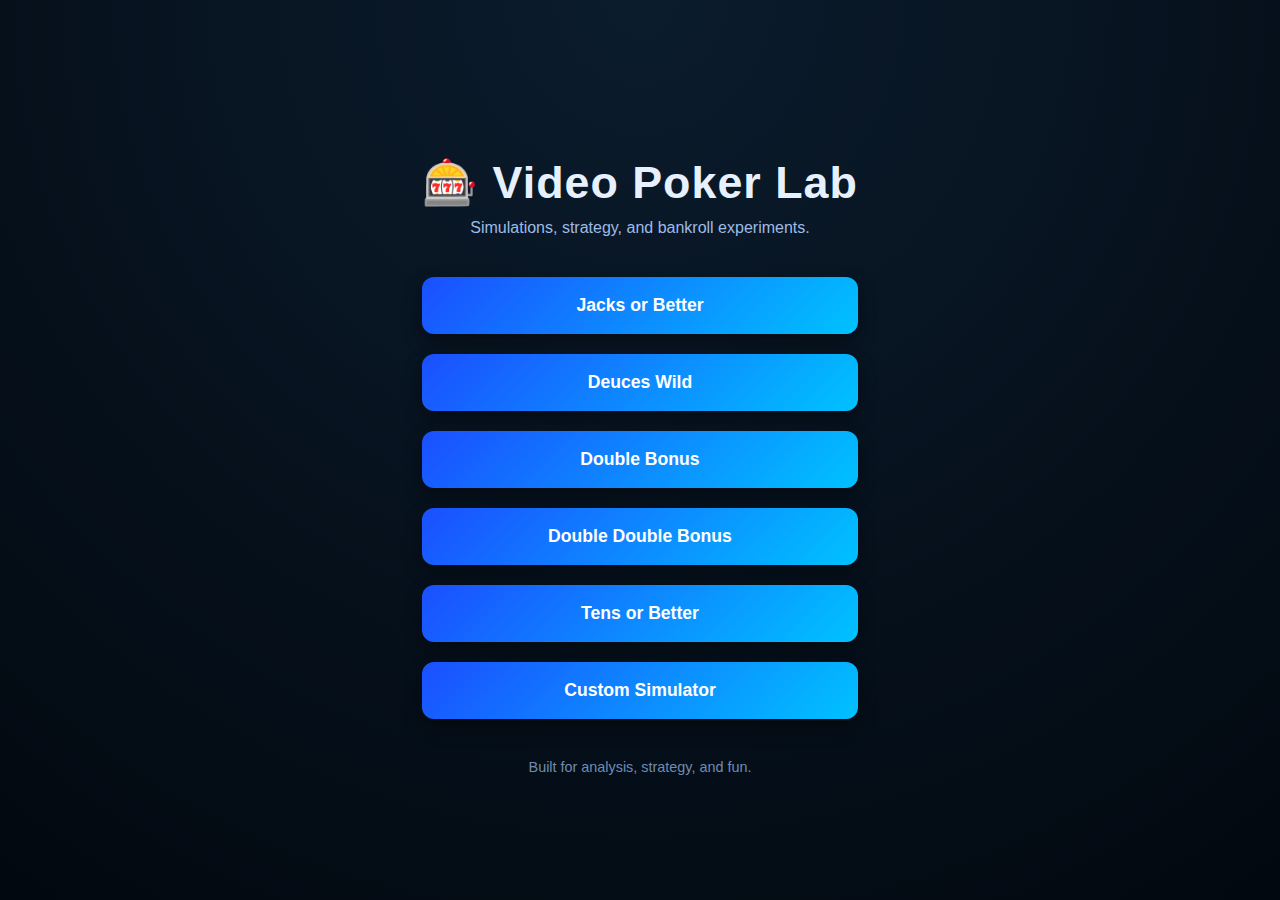
<file: index.html>
<!DOCTYPE html>
<html lang="en">
<head>
    <meta charset="UTF-8">
    <title>Video Poker Lab</title>
    <meta name="viewport" content="width=device-width, initial-scale=1.0">

    <!-- External CSS -->
    <link rel="stylesheet" href="styles.css">
</head>
<body>

<div class="container">
    <h1>🎰 Video Poker Lab</h1>
    <div class="subtitle">
        Simulations, strategy, and bankroll experiments.
    </div>

    <div class="button-grid">
        <a class="game-btn" href="jacks-or-better/job.html">Jacks or Better</a>
        <a class="game-btn" href="deuces-wild/index.html">Deuces Wild</a>
        <button class="game-btn">Double Bonus</button>
        <button class="game-btn">Double Double Bonus</button>
        <button class="game-btn">Tens or Better</button>
        <button class="game-btn">Custom Simulator</button>
    </div>

    <div class="footer">
        Built for analysis, strategy, and fun.
    </div>
</div>

</body>
</html>
</file>
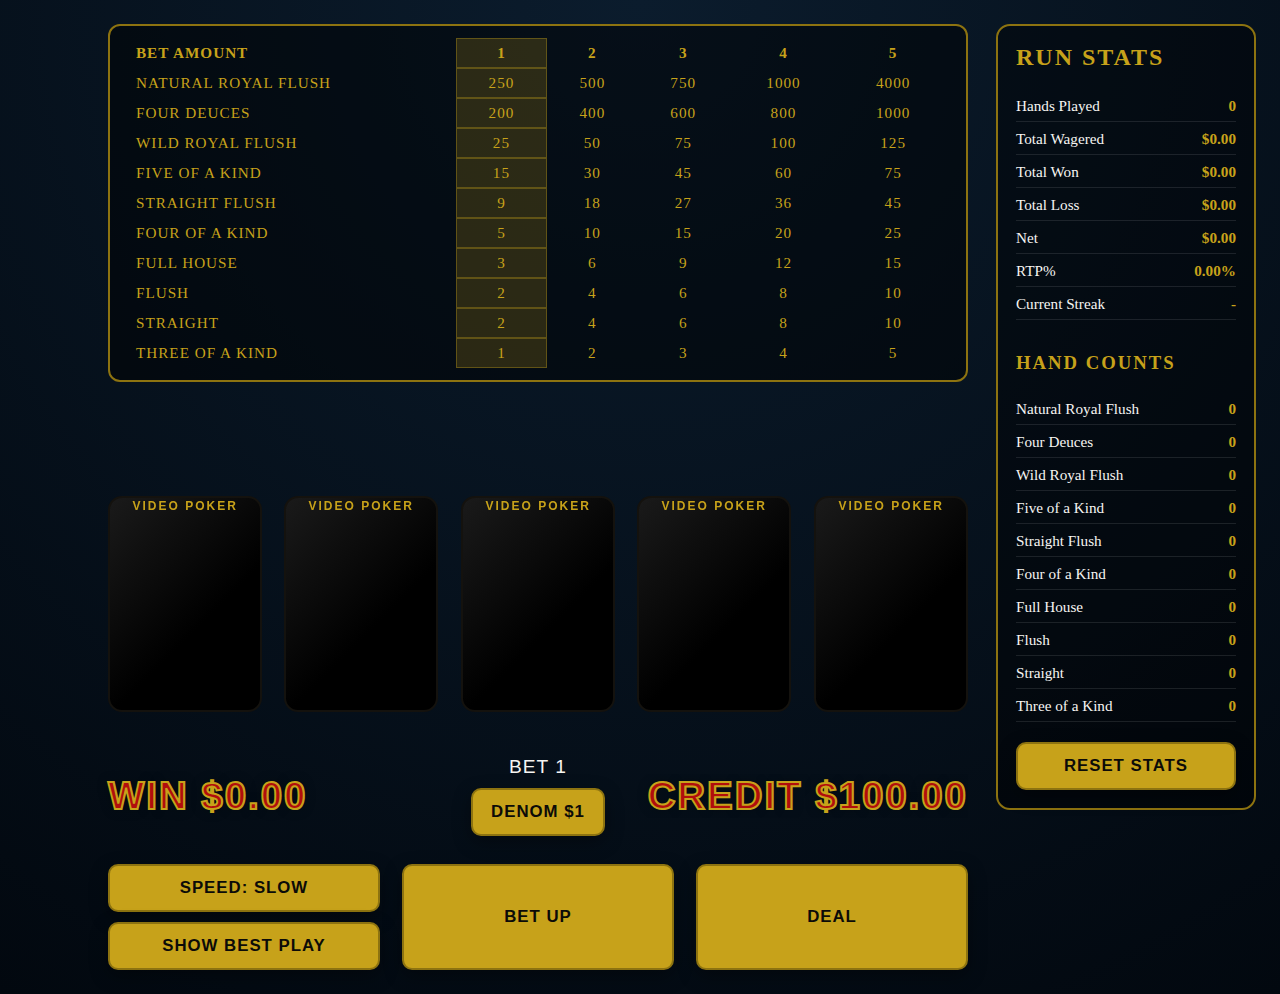
<file: deuces-wild/index.html>
<!doctype html>
<html lang="en">
<head>
  <meta charset="utf-8">
  <meta name="viewport" content="width=device-width, initial-scale=1">
  <title>Deuces Wild</title>
  <link rel="stylesheet" href="styles.css">
</head>
<body>
  <main class="layout-grid">
    <div class="spacer"></div>
    <div class="table-wrap">
      <section class="paytable">
        <table id="payTable">
          <thead>
            <tr>
              <th>Bet Amount</th>
              <th>1</th>
              <th>2</th>
              <th>3</th>
              <th>4</th>
              <th>5</th>
            </tr>
          </thead>
          <tbody>
            <tr>
              <td>Natural Royal Flush</td>
              <td>250</td>
              <td>500</td>
              <td>750</td>
              <td>1000</td>
              <td>4000</td>
            </tr>
            <tr>
              <td>Four Deuces</td>
              <td>200</td>
              <td>400</td>
              <td>600</td>
              <td>800</td>
              <td>1000</td>
            </tr>
            <tr>
              <td>Wild Royal Flush</td>
              <td>25</td>
              <td>50</td>
              <td>75</td>
              <td>100</td>
              <td>125</td>
            </tr>
            <tr>
              <td>Five of a Kind</td>
              <td>15</td>
              <td>30</td>
              <td>45</td>
              <td>60</td>
              <td>75</td>
            </tr>
            <tr>
              <td>Straight Flush</td>
              <td>9</td>
              <td>18</td>
              <td>27</td>
              <td>36</td>
              <td>45</td>
            </tr>
            <tr>
              <td>Four of a Kind</td>
              <td>5</td>
              <td>10</td>
              <td>15</td>
              <td>20</td>
              <td>25</td>
            </tr>
            <tr>
              <td>Full House</td>
              <td>3</td>
              <td>6</td>
              <td>9</td>
              <td>12</td>
              <td>15</td>
            </tr>
            <tr>
              <td>Flush</td>
              <td>2</td>
              <td>4</td>
              <td>6</td>
              <td>8</td>
              <td>10</td>
            </tr>
            <tr>
              <td>Straight</td>
              <td>2</td>
              <td>4</td>
              <td>6</td>
              <td>8</td>
              <td>10</td>
            </tr>
            <tr>
              <td>Three of a Kind</td>
              <td>1</td>
              <td>2</td>
              <td>3</td>
              <td>4</td>
              <td>5</td>
            </tr>
          </tbody>
        </table>
      </section>

      <section class="hand-name" id="handName"></section>

      <section class="cards-row" id="cardsRow">
        <button class="card" data-index="0" type="button" aria-label="Card 1">
          <span class="held-label">HELD</span>
          <span class="card-inner">
            <span class="card-front">
              <span class="rank"></span>
              <span class="suit"></span>
            </span>
            <span class="card-back"></span>
          </span>
          <span class="best-label">BEST HOLD</span>
        </button>
        <button class="card" data-index="1" type="button" aria-label="Card 2">
          <span class="held-label">HELD</span>
          <span class="card-inner">
            <span class="card-front">
              <span class="rank"></span>
              <span class="suit"></span>
            </span>
            <span class="card-back"></span>
          </span>
          <span class="best-label">BEST HOLD</span>
        </button>
        <button class="card" data-index="2" type="button" aria-label="Card 3">
          <span class="held-label">HELD</span>
          <span class="card-inner">
            <span class="card-front">
              <span class="rank"></span>
              <span class="suit"></span>
            </span>
            <span class="card-back"></span>
          </span>
          <span class="best-label">BEST HOLD</span>
        </button>
        <button class="card" data-index="3" type="button" aria-label="Card 4">
          <span class="held-label">HELD</span>
          <span class="card-inner">
            <span class="card-front">
              <span class="rank"></span>
              <span class="suit"></span>
            </span>
            <span class="card-back"></span>
          </span>
          <span class="best-label">BEST HOLD</span>
        </button>
        <button class="card" data-index="4" type="button" aria-label="Card 5">
          <span class="held-label">HELD</span>
          <span class="card-inner">
            <span class="card-front">
              <span class="rank"></span>
              <span class="suit"></span>
            </span>
            <span class="card-back"></span>
          </span>
          <span class="best-label">BEST HOLD</span>
        </button>
      </section>

      <section class="status-row">
        <div class="win-display" id="winDisplay">WIN $0</div>
        <div class="bet-area">
          <div class="bet-units" id="betUnitsLabel">BET 1</div>
          <button class="btn gold" id="denomBtn" type="button">DENOM $1</button>
        </div>
        <button class="bankroll-display" id="bankrollDisplay" type="button">CREDIT $100.00</button>
      </section>

      <section class="controls-row">
        <div class="control-stack">
          <button class="btn gold" id="speedBtn" type="button">SPEED: SLOW</button>
          <button class="btn gold" id="bestPlayBtn" type="button">SHOW BEST PLAY</button>
        </div>
        <button class="btn gold" id="betUpBtn" type="button">BET UP</button>
        <button class="btn gold" id="dealBtn" type="button">DEAL</button>
      </section>
    </div>

    <aside class="stats-panel" id="statsPanel">
      <h2>Run Stats</h2>
      <div class="stats-list">
        <div class="stat-row"><span>Hands Played</span><span id="statHands">0</span></div>
        <div class="stat-row"><span>Total Wagered</span><span id="statWagered">$0.00</span></div>
        <div class="stat-row"><span>Total Won</span><span id="statWon">$0.00</span></div>
        <div class="stat-row"><span>Total Loss</span><span id="statLoss">$0.00</span></div>
        <div class="stat-row"><span>Net</span><span id="statNet">$0.00</span></div>
        <div class="stat-row"><span>RTP%</span><span id="statRtp">0.00%</span></div>
        <div class="stat-row"><span>Current Streak</span><span id="statStreak">-</span></div>
      </div>
      <h3>Hand Counts</h3>
      <div class="stats-list">
        <div class="stat-row"><span>Natural Royal Flush</span><span id="statNaturalRoyal">0</span></div>
        <div class="stat-row"><span>Four Deuces</span><span id="statFourDeuces">0</span></div>
        <div class="stat-row"><span>Wild Royal Flush</span><span id="statWildRoyal">0</span></div>
        <div class="stat-row"><span>Five of a Kind</span><span id="statFiveKind">0</span></div>
        <div class="stat-row"><span>Straight Flush</span><span id="statStraightFlush">0</span></div>
        <div class="stat-row"><span>Four of a Kind</span><span id="statFourKind">0</span></div>
        <div class="stat-row"><span>Full House</span><span id="statFullHouse">0</span></div>
        <div class="stat-row"><span>Flush</span><span id="statFlush">0</span></div>
        <div class="stat-row"><span>Straight</span><span id="statStraight">0</span></div>
        <div class="stat-row"><span>Three of a Kind</span><span id="statTrips">0</span></div>
      </div>
      <button class="btn gold stats-reset" id="resetStatsBtn" type="button">RESET STATS</button>
    </aside>
  </main>

  <div class="modal-backdrop" id="creditModal" aria-hidden="true">
    <div class="modal">
      <h2>Set Credits</h2>
      <label class="modal-label" for="creditInput">CREDIT AMOUNT</label>
      <input class="modal-input" id="creditInput" type="number" min="0" step="0.01" inputmode="decimal">
      <div class="modal-error" id="creditError">ENTER A POSITIVE NUMBER.</div>
      <button class="btn gold modal-confirm" id="creditConfirmBtn" type="button">CONFIRM</button>
    </div>
  </div>

  <script src="game.js"></script>
</body>
</html>
</file>
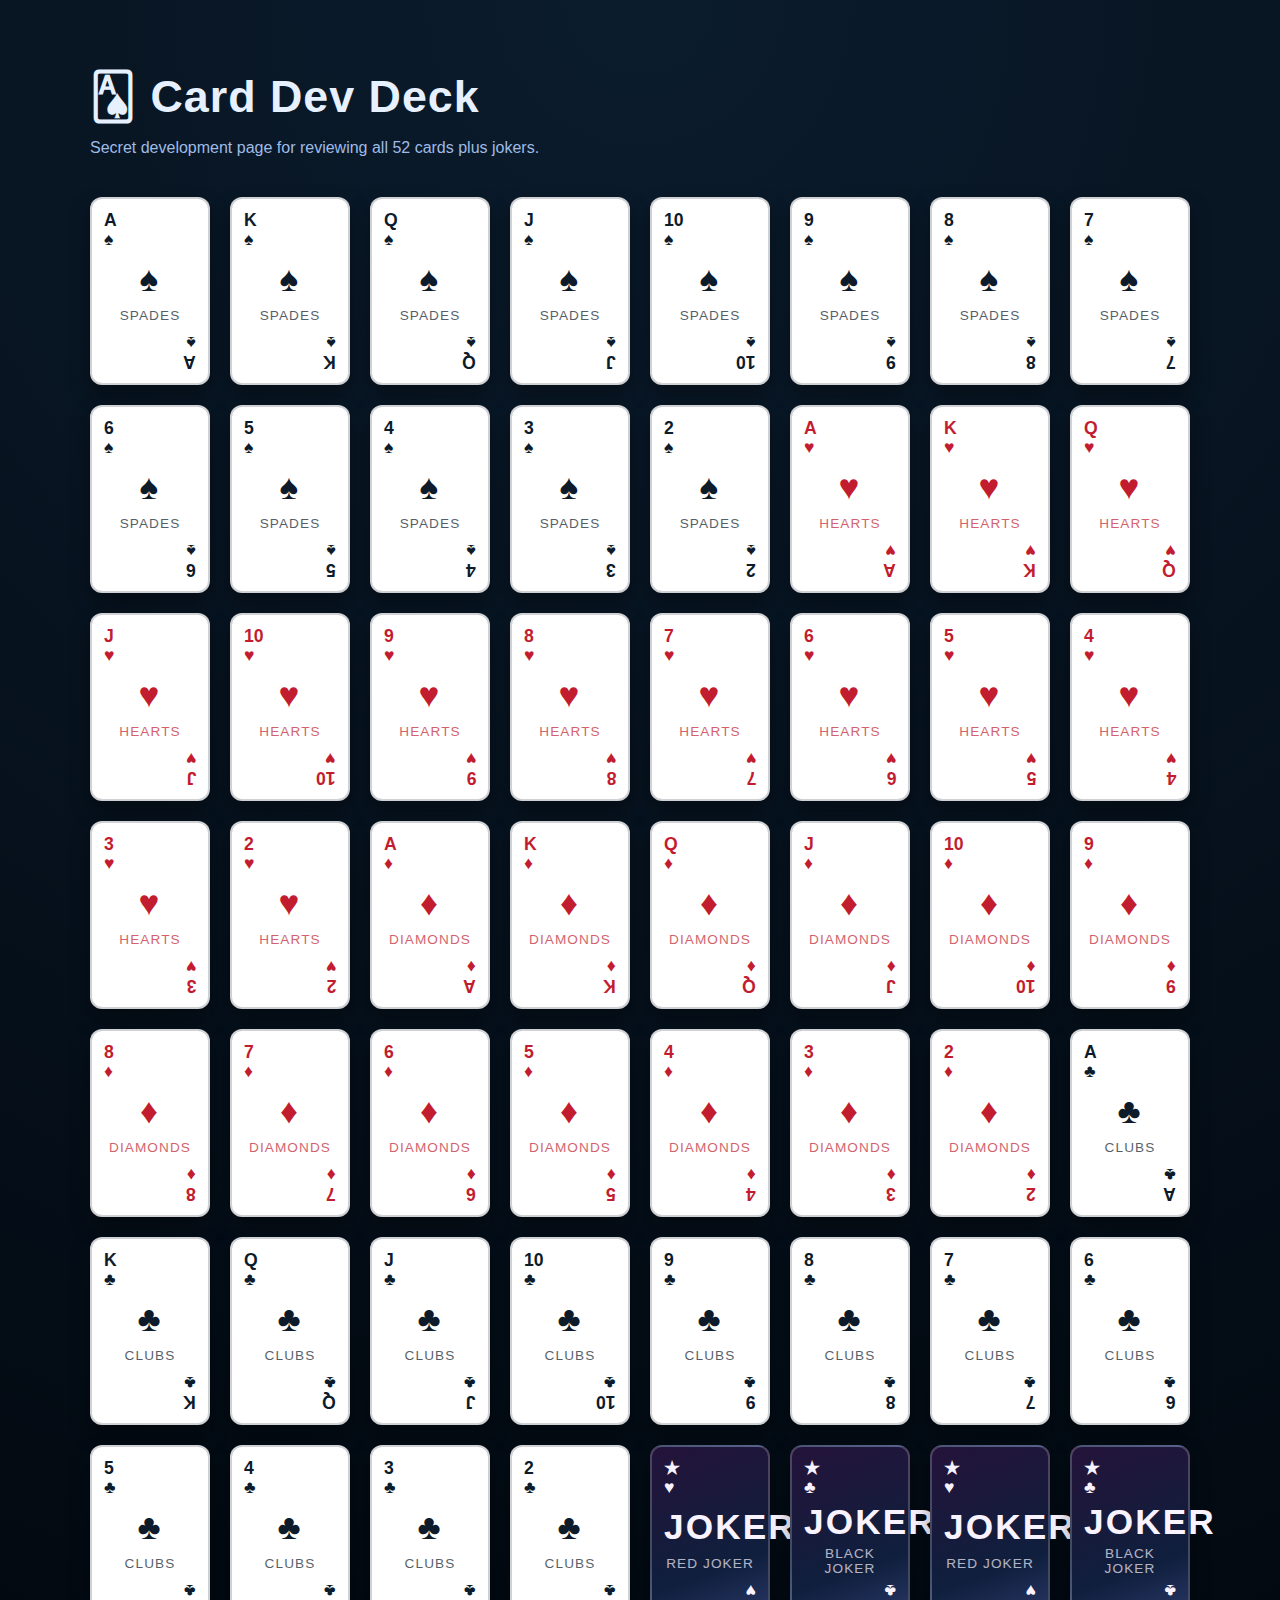
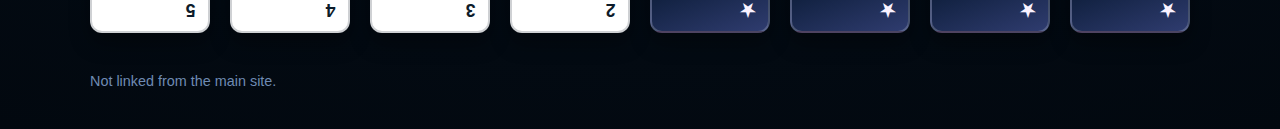
<file: dev-cards.html>
<!DOCTYPE html>
<html lang="en">
<head>
    <meta charset="UTF-8">
    <title>Video Poker Lab · Card Dev Deck</title>
    <meta name="viewport" content="width=device-width, initial-scale=1.0">
    <link rel="stylesheet" href="styles.css">
</head>
<body class="dev-page">
    <div class="container">
        <h1>🂡 Card Dev Deck</h1>
        <p class="subtitle">
            Secret development page for reviewing all 52 cards plus jokers.
        </p>
        <div id="card-grid" class="card-grid"></div>
        <div class="footer">Not linked from the main site.</div>
    </div>

    <script>
        const suits = [
            { label: "Spades", symbol: "♠", color: "black" },
            { label: "Hearts", symbol: "♥", color: "red" },
            { label: "Diamonds", symbol: "♦", color: "red" },
            { label: "Clubs", symbol: "♣", color: "black" },
        ];
        const ranks = [
            { label: "A", value: 14 },
            { label: "K", value: 13 },
            { label: "Q", value: 12 },
            { label: "J", value: 11 },
            { label: "10", value: 10 },
            { label: "9", value: 9 },
            { label: "8", value: 8 },
            { label: "7", value: 7 },
            { label: "6", value: 6 },
            { label: "5", value: 5 },
            { label: "4", value: 4 },
            { label: "3", value: 3 },
            { label: "2", value: 2 },
        ];
        const jokers = ["Red Joker", "Black Joker", "Red Joker", "Black Joker"];

        const grid = document.getElementById("card-grid");

        const createCard = ({ rankLabel, suitLabel, suitSymbol, color, isJoker }) => {
            const card = document.createElement("div");
            const classes = ["card"];
            if (color === "red") {
                classes.push("card--red");
            }
            if (isJoker) {
                classes.push("card--joker");
            }
            card.className = classes.join(" ");
            const corner = document.createElement("div");
            corner.className = "card__corner";
            corner.innerHTML = `${rankLabel}<span>${suitSymbol}</span>`;
            const center = document.createElement("div");
            center.className = "card__center";
            center.textContent = isJoker ? "JOKER" : suitSymbol;
            const label = document.createElement("div");
            label.className = "card__label";
            label.textContent = suitLabel;
            const bottomCorner = document.createElement("div");
            bottomCorner.className = "card__corner card__corner--bottom";
            bottomCorner.innerHTML = `${rankLabel}<span>${suitSymbol}</span>`;

            card.append(corner, center, label, bottomCorner);
            return card;
        };

        suits.forEach((suit) => {
            ranks.forEach((rank) => {
                const card = createCard({
                    rankLabel: rank.label,
                    suitLabel: suit.label,
                    suitSymbol: suit.symbol,
                    color: suit.color,
                    isJoker: false,
                });
                grid.appendChild(card);
            });
        });

        jokers.forEach((joker, index) => {
            const isRed = joker.startsWith("Red");
            const card = createCard({
                rankLabel: "★",
                suitLabel: joker,
                suitSymbol: isRed ? "♥" : "♣",
                color: isRed ? "red" : "black",
                isJoker: true,
            });
            card.dataset.jokerIndex = index + 1;
            grid.appendChild(card);
        });
    </script>
</body>
</html>
</file>
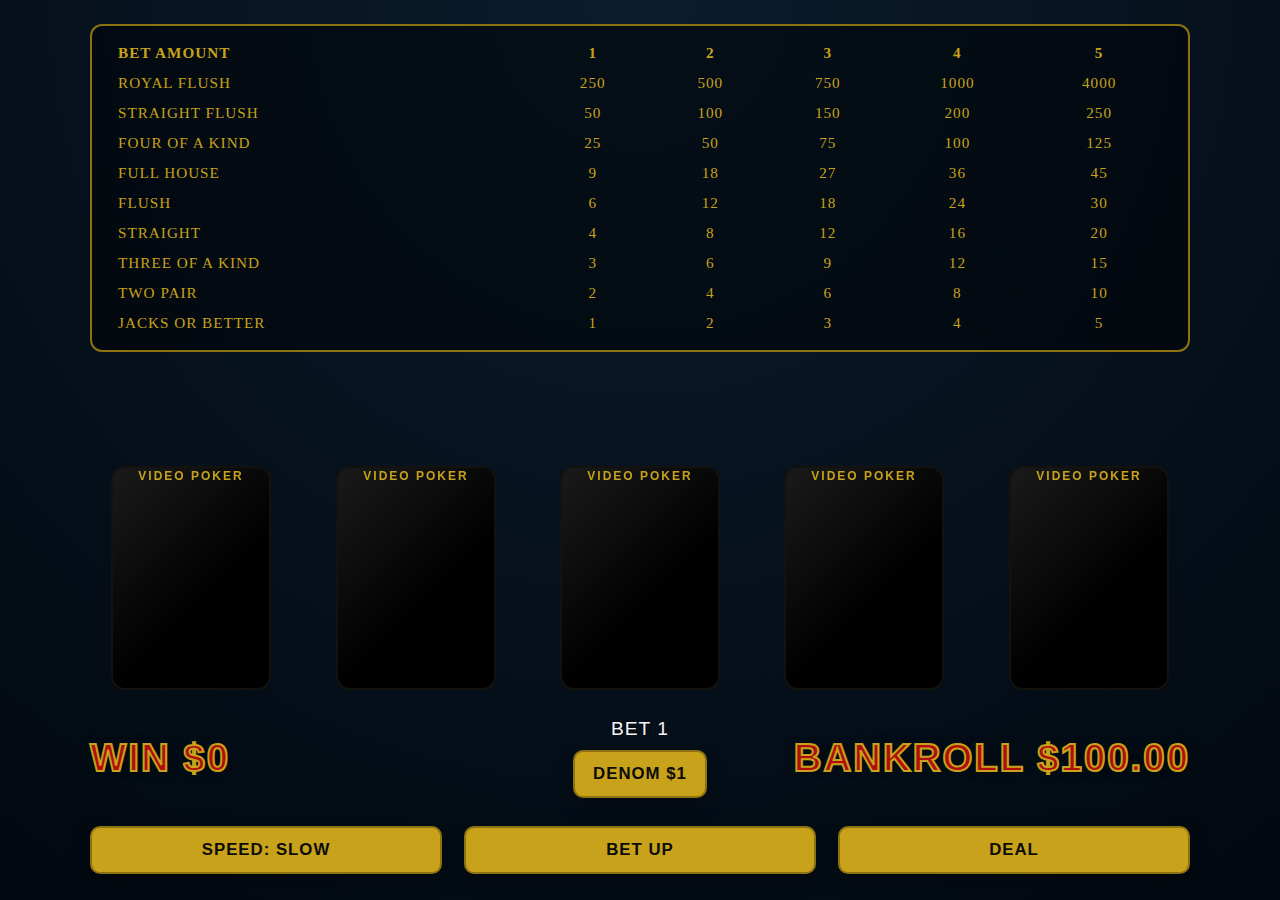
<file: jacks-or-better/job.html>
<!doctype html>
<html lang="en">
<head>
  <meta charset="utf-8">
  <meta name="viewport" content="width=device-width, initial-scale=1">
  <title>Jacks or Better</title>
  <link rel="stylesheet" href="styles.css">
</head>
<body>
  <main class="table-wrap">
    <section class="paytable">
      <table>
        <thead>
          <tr>
            <th>Bet Amount</th>
            <th>1</th>
            <th>2</th>
            <th>3</th>
            <th>4</th>
            <th>5</th>
          </tr>
        </thead>
        <tbody>
          <tr>
            <td>Royal Flush</td>
            <td>250</td>
            <td>500</td>
            <td>750</td>
            <td>1000</td>
            <td>4000</td>
          </tr>
          <tr>
            <td>Straight Flush</td>
            <td>50</td>
            <td>100</td>
            <td>150</td>
            <td>200</td>
            <td>250</td>
          </tr>
          <tr>
            <td>Four of a Kind</td>
            <td>25</td>
            <td>50</td>
            <td>75</td>
            <td>100</td>
            <td>125</td>
          </tr>
          <tr>
            <td>Full House</td>
            <td>9</td>
            <td>18</td>
            <td>27</td>
            <td>36</td>
            <td>45</td>
          </tr>
          <tr>
            <td>Flush</td>
            <td>6</td>
            <td>12</td>
            <td>18</td>
            <td>24</td>
            <td>30</td>
          </tr>
          <tr>
            <td>Straight</td>
            <td>4</td>
            <td>8</td>
            <td>12</td>
            <td>16</td>
            <td>20</td>
          </tr>
          <tr>
            <td>Three of a Kind</td>
            <td>3</td>
            <td>6</td>
            <td>9</td>
            <td>12</td>
            <td>15</td>
          </tr>
          <tr>
            <td>Two Pair</td>
            <td>2</td>
            <td>4</td>
            <td>6</td>
            <td>8</td>
            <td>10</td>
          </tr>
          <tr>
            <td>Jacks or Better</td>
            <td>1</td>
            <td>2</td>
            <td>3</td>
            <td>4</td>
            <td>5</td>
          </tr>
        </tbody>
      </table>
    </section>

    <section class="hand-name" id="handName"></section>

    <section class="cards-row" id="cardsRow">
      <button class="card" data-index="0" type="button" aria-label="Card 1">
        <span class="held-label">HELD</span>
        <span class="card-inner">
          <span class="card-front">
            <span class="rank"></span>
            <span class="suit"></span>
          </span>
          <span class="card-back"></span>
        </span>
      </button>
      <button class="card" data-index="1" type="button" aria-label="Card 2">
        <span class="held-label">HELD</span>
        <span class="card-inner">
          <span class="card-front">
            <span class="rank"></span>
            <span class="suit"></span>
          </span>
          <span class="card-back"></span>
        </span>
      </button>
      <button class="card" data-index="2" type="button" aria-label="Card 3">
        <span class="held-label">HELD</span>
        <span class="card-inner">
          <span class="card-front">
            <span class="rank"></span>
            <span class="suit"></span>
          </span>
          <span class="card-back"></span>
        </span>
      </button>
      <button class="card" data-index="3" type="button" aria-label="Card 4">
        <span class="held-label">HELD</span>
        <span class="card-inner">
          <span class="card-front">
            <span class="rank"></span>
            <span class="suit"></span>
          </span>
          <span class="card-back"></span>
        </span>
      </button>
      <button class="card" data-index="4" type="button" aria-label="Card 5">
        <span class="held-label">HELD</span>
        <span class="card-inner">
          <span class="card-front">
            <span class="rank"></span>
            <span class="suit"></span>
          </span>
          <span class="card-back"></span>
        </span>
      </button>
    </section>

    <section class="status-row">
      <div class="win-display" id="winDisplay">WIN $0</div>
      <div class="bet-area">
        <div class="bet-units" id="betUnitsLabel">BET 1</div>
        <button class="btn gold" id="denomBtn" type="button">DENOM $1</button>
      </div>
      <div class="bankroll-display" id="bankrollDisplay">BANKROLL $100.00</div>
    </section>

    <section class="controls-row">
      <button class="btn gold" id="speedBtn" type="button">SPEED: SLOW</button>
      <button class="btn gold" id="betUpBtn" type="button">BET UP</button>
      <button class="btn gold" id="dealBtn" type="button">DEAL</button>
    </section>
  </main>

  <script src="game.js"></script>
</body>
</html>
</file>
<file: styles.css>
body {
    margin: 0;
    font-family: Arial, Helvetica, sans-serif;
    background: radial-gradient(circle at top, #0b1c2d, #02080f);
    color: #e6f0ff;
    display: flex;
    align-items: center;
    justify-content: center;
    min-height: 100vh;
}

body.dev-page {
    align-items: flex-start;
    justify-content: flex-start;
}

.container {
    text-align: center;
    max-width: 800px;
    padding: 40px;
}

.dev-page .container {
    text-align: left;
    max-width: 1100px;
    width: min(1100px, 100%);
    margin: 0 auto;
}

h1 {
    font-size: 2.8rem;
    margin-bottom: 10px;
    letter-spacing: 1px;
}

.subtitle {
    color: #9fbbe6;
    margin-bottom: 40px;
}

.button-grid {
    display: grid;
    grid-template-columns: repeat(auto-fit, minmax(220px, 1fr));
    gap: 20px;
}

.game-btn {
    background: linear-gradient(135deg, #1b4fff, #00c2ff);
    border: none;
    border-radius: 12px;
    padding: 18px;
    font-size: 1.1rem;
    font-weight: bold;
    color: white;
    cursor: pointer;
    transition: transform 0.15s ease, box-shadow 0.15s ease;
    box-shadow: 0 8px 18px rgba(0,0,0,0.4);
    text-decoration: none;
    display: inline-block;
    text-align: center;
}

.game-btn:hover {
    transform: translateY(-4px);
    box-shadow: 0 12px 26px rgba(0,0,0,0.6);
}

.footer {
    margin-top: 40px;
    font-size: 0.9rem;
    color: #6f8bb3;
}

.card-grid {
    display: grid;
    grid-template-columns: repeat(auto-fit, minmax(120px, 1fr));
    gap: 20px;
    margin-top: 24px;
}

.card {
    background: #ffffff;
    color: #0d1b2a;
    border-radius: 12px;
    padding: 12px;
    box-shadow: 0 10px 20px rgba(0, 0, 0, 0.35);
    min-height: 160px;
    position: relative;
    display: flex;
    flex-direction: column;
    justify-content: space-between;
    border: 2px solid rgba(13, 27, 42, 0.2);
}

.card--red {
    color: #c21d2f;
}

.card--joker {
    background: linear-gradient(160deg, #24133a, #0f1f3d 65%, #2f3c6f);
    color: #f9f2ff;
    border-color: rgba(255, 255, 255, 0.2);
}

.card__corner {
    font-size: 1.1rem;
    font-weight: bold;
    display: flex;
    flex-direction: column;
    line-height: 1.1;
}

.card__corner--bottom {
    transform: rotate(180deg);
    align-self: flex-end;
}

.card__center {
    text-align: center;
    font-size: 2.2rem;
    font-weight: 600;
    letter-spacing: 0.06em;
}

.card__center--joker {
    font-size: 1.4rem;
    letter-spacing: 0.12em;
    text-transform: uppercase;
}

.card__label {
    font-size: 0.85rem;
    letter-spacing: 0.08em;
    text-transform: uppercase;
    opacity: 0.7;
    text-align: center;
}
</file>
<file: deuces-wild/styles.css>
:root {
  --felt-dark: #062e23;
  --felt-mid: #0a4a36;
  --felt-light: #0f6a4d;
  --gold: #c7a21a;
  --gold-deep: #8d7310;
  --black: #0c0b08;
  --red: #b10d0d;
  --card: #f1eadb;
  --card-edge: #14120e;
  --white: #f6f5f2;
  --flip-duration: 450ms;
}

* {
  box-sizing: border-box;
}

body {
  margin: 0;
  min-height: 100vh;
  color: var(--white);
  font-family: "Garamond", "Palatino Linotype", "Times New Roman", serif;
  background: radial-gradient(circle at top, #0b1c2d, #02080f);
  display: flex;
  justify-content: center;
  padding: 24px;
}

.layout-grid {
  width: min(1600px, 100%);
  display: grid;
  grid-template-columns: minmax(40px, 1fr) minmax(860px, 2fr) minmax(260px, 0.9fr);
  gap: 28px;
  align-items: start;
}

.spacer {
  min-height: 1px;
}

.table-wrap {
  width: 100%;
  display: flex;
  flex-direction: column;
  gap: 28px;
  justify-self: center;
}

.paytable {
  background: rgba(0, 0, 0, 0.45);
  border: 2px solid var(--gold-deep);
  border-radius: 12px;
  padding: 12px 18px;
  color: var(--gold);
  text-transform: uppercase;
  letter-spacing: 1px;
  font-family: "ITC Bookman", "Bookman Old Style", "Bookman", "Palatino Linotype", serif;
  font-weight: 400;
}

.paytable table {
  width: 100%;
  border-collapse: collapse;
  font-size: 0.95rem;
}

.paytable th,
.paytable td {
  padding: 6px 8px;
  text-align: center;
}

.paytable table[data-bet="1"] th:nth-child(2),
.paytable table[data-bet="1"] td:nth-child(2),
.paytable table[data-bet="2"] th:nth-child(3),
.paytable table[data-bet="2"] td:nth-child(3),
.paytable table[data-bet="3"] th:nth-child(4),
.paytable table[data-bet="3"] td:nth-child(4),
.paytable table[data-bet="4"] th:nth-child(5),
.paytable table[data-bet="4"] td:nth-child(5),
.paytable table[data-bet="5"] th:nth-child(6),
.paytable table[data-bet="5"] td:nth-child(6) {
  background: rgba(199, 162, 26, 0.2);
  box-shadow: inset 0 0 0 1px rgba(199, 162, 26, 0.35);
}

.paytable th:first-child,
.paytable td:first-child {
  text-align: left;
  width: 40%;
}

.hand-name {
  font-family: "Piegnot", "Impact", "Haettenschweiler", "Arial Black", sans-serif;
  font-weight: 700;
  font-size: clamp(2.2rem, 3vw, 3rem);
  text-align: center;
  color: var(--red);
  -webkit-text-stroke: 2px var(--gold);
  text-shadow: 0 0 12px rgba(0, 0, 0, 0.4);
  letter-spacing: 3px;
  text-transform: uppercase;
  min-height: 3.6rem;
}

.cards-row {
  display: grid;
  grid-template-columns: repeat(5, minmax(120px, 1fr));
  gap: 22px;
  justify-items: center;
  padding-bottom: 16px;
}

.card {
  position: relative;
  width: 100%;
  max-width: 160px;
  aspect-ratio: 5 / 7;
  padding: 0;
  border: none;
  background: transparent;
  cursor: pointer;
  perspective: 900px;
}

.card:disabled {
  cursor: default;
}

.card-inner {
  position: absolute;
  inset: 0;
  transition: transform var(--flip-duration) ease;
  transform-style: preserve-3d;
  transform: rotateY(180deg);
}

.card.face-up .card-inner {
  transform: rotateY(0deg);
}

.card-front,
.card-back {
  position: absolute;
  inset: 0;
  backface-visibility: hidden;
  border-radius: 14px;
  border: 2px solid var(--card-edge);
}

.card-front {
  background: var(--card);
  color: var(--black);
  font-family: "Trebuchet MS", "Gill Sans", sans-serif;
  font-weight: 700;
  letter-spacing: 1px;
  transform: rotateY(0deg);
}

.card-front .rank {
  position: absolute;
  top: 12px;
  left: 12px;
  font-size: clamp(2rem, 4vw, 3.2rem);
  line-height: 1;
}

.card-front .suit {
  position: absolute;
  bottom: 18px;
  left: 50%;
  transform: translateX(-50%);
  font-size: clamp(3.6rem, 7.5vw, 5.8rem);
  line-height: 1;
}

.card-front .wild-text {
  position: absolute;
  top: 50%;
  left: 50%;
  transform: translate(-50%, -50%);
  font-family: "Trebuchet MS", "Gill Sans", sans-serif;
  font-size: clamp(1.4rem, 3.8vw, 2.4rem);
  font-weight: 800;
  color: #ffffff;
  -webkit-text-stroke: 1.5px #000000;
  letter-spacing: 2px;
  text-transform: uppercase;
  pointer-events: none;
}

.card.red-suit .card-front {
  color: #b41515;
}

.card-back {
  background: linear-gradient(135deg, #1a1a1a, #000 60%);
  color: var(--gold);
  transform: rotateY(180deg);
  text-transform: uppercase;
  font-weight: 700;
  letter-spacing: 2px;
}

.card-back::after {
  content: "Video Poker";
  font-size: 0.75rem;
}

.held-label {
  position: absolute;
  top: -26px;
  left: 50%;
  transform: translateX(-50%);
  color: var(--white);
  font-family: "Trebuchet MS", "Gill Sans", sans-serif;
  font-size: 0.9rem;
  letter-spacing: 1px;
  opacity: 0;
  transition: opacity 120ms ease;
}

.card.held .held-label {
  opacity: 1;
}

.card.held .card-front,
.card.held .card-back {
  box-shadow: 0 0 0 2px rgba(199, 162, 26, 0.9), 0 0 12px rgba(199, 162, 26, 0.35);
}

.best-label {
  position: absolute;
  bottom: -34px;
  left: 50%;
  transform: translateX(-50%);
  color: #74c7ff;
  font-family: "Trebuchet MS", "Gill Sans", sans-serif;
  font-size: 0.85rem;
  letter-spacing: 1px;
  opacity: 0;
  transition: opacity 120ms ease;
}

.card.best-hold .best-label {
  opacity: 1;
}

.status-row {
  display: grid;
  grid-template-columns: minmax(0, 1fr) auto minmax(0, 1fr);
  align-items: center;
  gap: 22px;
}

.win-display,
.bankroll-display {
  font-family: "Piegnot", "Impact", "Haettenschweiler", "Arial Black", sans-serif;
  font-weight: 700;
  font-size: clamp(2rem, 3vw, 2.8rem);
  color: var(--red);
  -webkit-text-stroke: 2px var(--gold);
  text-shadow: 0 0 12px rgba(0, 0, 0, 0.4);
  text-transform: uppercase;
  letter-spacing: 2px;
}

.win-display {
  text-align: left;
}

.bankroll-display {
  text-align: right;
  background: transparent;
  border: none;
  padding: 0;
  cursor: pointer;
  white-space: nowrap;
  font-size: clamp(2rem, 3vw, 2.8rem);
  justify-self: end;
  width: 100%;
  max-width: 100%;
  overflow: hidden;
}

.bet-area {
  display: flex;
  flex-direction: column;
  align-items: center;
  gap: 10px;
}

.bet-units {
  color: var(--white);
  font-family: "Trebuchet MS", "Gill Sans", sans-serif;
  font-size: 1.2rem;
  letter-spacing: 1px;
}

.controls-row {
  display: grid;
  grid-template-columns: repeat(3, minmax(160px, 1fr));
  gap: 22px;
}

.control-stack {
  display: flex;
  flex-direction: column;
  gap: 10px;
}

.stats-panel {
  background: rgba(0, 0, 0, 0.4);
  border: 2px solid var(--gold-deep);
  border-radius: 14px;
  padding: 18px;
  color: var(--white);
  display: flex;
  flex-direction: column;
  gap: 14px;
}

.stats-panel h2,
.stats-panel h3 {
  margin: 0 0 12px;
  text-transform: uppercase;
  letter-spacing: 2px;
  font-family: "ITC Bookman", "Bookman Old Style", "Bookman", "Palatino Linotype", serif;
  color: var(--gold);
}

.stats-panel h3 {
  margin-top: 18px;
}

.stats-list {
  display: flex;
  flex-direction: column;
  gap: 8px;
  font-size: 0.95rem;
}

.stat-row {
  display: flex;
  justify-content: space-between;
  gap: 12px;
  padding-bottom: 6px;
  border-bottom: 1px solid rgba(255, 255, 255, 0.1);
}

.stat-row span:last-child {
  color: var(--gold);
  font-weight: 600;
}

.stats-reset {
  margin-top: 6px;
}

.modal-backdrop {
  position: fixed;
  inset: 0;
  background: rgba(0, 0, 0, 0.7);
  display: flex;
  align-items: center;
  justify-content: center;
  opacity: 0;
  pointer-events: none;
  transition: opacity 150ms ease;
  z-index: 1000;
}

.modal-backdrop.is-open {
  opacity: 1;
  pointer-events: auto;
}

.modal {
  background: rgba(8, 12, 20, 0.95);
  border: 2px solid var(--gold-deep);
  border-radius: 12px;
  padding: 20px 24px;
  width: min(360px, 90vw);
  display: flex;
  flex-direction: column;
  gap: 12px;
  color: var(--white);
  text-align: center;
}

.modal h2 {
  margin: 0;
  text-transform: uppercase;
  letter-spacing: 2px;
  font-family: "ITC Bookman", "Bookman Old Style", "Bookman", "Palatino Linotype", serif;
  color: var(--gold);
}

.modal-label {
  font-size: 0.9rem;
  letter-spacing: 1px;
  text-transform: uppercase;
}

.modal-input {
  padding: 10px 12px;
  border-radius: 8px;
  border: 1px solid rgba(255, 255, 255, 0.2);
  background: #101723;
  color: var(--white);
  font-size: 1rem;
  text-align: center;
}

.modal-error {
  color: #e14a4a;
  font-size: 0.85rem;
  letter-spacing: 1px;
  opacity: 0;
  min-height: 1rem;
  transition: opacity 120ms ease;
  text-transform: uppercase;
}

.modal-error.is-visible {
  opacity: 1;
}

.modal-confirm {
  align-self: center;
  width: 100%;
}

.btn {
  padding: 12px 18px;
  border-radius: 10px;
  border: 2px solid var(--gold-deep);
  font-family: "Trebuchet MS", "Gill Sans", sans-serif;
  font-weight: 700;
  font-size: 1.05rem;
  letter-spacing: 1px;
  cursor: pointer;
  transition: transform 120ms ease, box-shadow 120ms ease;
}

.btn.gold {
  background: var(--gold);
  color: var(--black);
  box-shadow: 0 6px 18px rgba(0, 0, 0, 0.35);
}

.btn.gold:hover {
  transform: translateY(-2px);
}

.btn.gold:active {
  transform: translateY(1px);
}

@media (max-width: 900px) {
  .layout-grid {
    grid-template-columns: 1fr;
  }

  .spacer {
    display: none;
  }

  .stats-panel {
    order: 3;
  }

  .cards-row {
    grid-template-columns: repeat(2, minmax(130px, 1fr));
  }

  .status-row {
    grid-template-columns: 1fr;
    text-align: center;
  }

  .bankroll-display,
  .win-display {
    text-align: center;
  }

  .controls-row {
    grid-template-columns: 1fr;
  }

  .paytable {
    overflow-x: auto;
  }

  .paytable table {
    min-width: 520px;
  }
}

@media (max-width: 600px) {
  body {
    padding: 16px;
  }

  .table-wrap {
    gap: 22px;
  }

  .cards-row {
    grid-template-columns: repeat(2, minmax(120px, 1fr));
    gap: 20px;
    row-gap: 30px;
    padding-bottom: 32px;
  }

  .card {
    max-width: 150px;
  }

  .held-label {
    top: -22px;
    font-size: 0.8rem;
  }

  .best-label {
    bottom: -32px;
    font-size: 0.8rem;
  }

  .status-row {
    gap: 16px;
  }

  .controls-row {
    gap: 16px;
  }

  .stats-panel {
    padding: 16px;
  }
}

@media (max-width: 480px) {
  body {
    padding: 12px;
  }

  .layout-grid {
    width: 100%;
  }

  .table-wrap {
    width: 100%;
  }

  .paytable {
    padding: 10px 12px;
  }

  .paytable table {
    min-width: 0;
    font-size: 0.8rem;
  }

  .paytable th,
  .paytable td {
    padding: 4px 6px;
  }

  .cards-row {
    grid-template-columns: repeat(2, minmax(0, 1fr));
    gap: 16px;
    row-gap: 28px;
  }

  .card {
    max-width: 140px;
  }

  .controls-row {
    grid-template-columns: 1fr;
  }
}
</file>
<file: jacks-or-better/styles.css>
:root {
  --felt-dark: #062e23;
  --felt-mid: #0a4a36;
  --felt-light: #0f6a4d;
  --gold: #c7a21a;
  --gold-deep: #8d7310;
  --black: #0c0b08;
  --red: #b10d0d;
  --card: #f1eadb;
  --card-edge: #14120e;
  --white: #f6f5f2;
  --flip-duration: 450ms;
}

* {
  box-sizing: border-box;
}

body {
  margin: 0;
  min-height: 100vh;
  color: var(--white);
  font-family: "Garamond", "Palatino Linotype", "Times New Roman", serif;
  background: radial-gradient(circle at top, #0b1c2d, #02080f);
  display: flex;
  justify-content: center;
  padding: 24px;
}

.table-wrap {
  width: min(1100px, 100%);
  display: flex;
  flex-direction: column;
  gap: 28px;
}

.paytable {
  background: rgba(0, 0, 0, 0.45);
  border: 2px solid var(--gold-deep);
  border-radius: 12px;
  padding: 12px 18px;
  color: var(--gold);
  text-transform: uppercase;
  letter-spacing: 1px;
  font-family: "ITC Bookman", "Bookman Old Style", "Bookman", "Palatino Linotype", serif;
  font-weight: 400;
}

.paytable table {
  width: 100%;
  border-collapse: collapse;
  font-size: 0.95rem;
}

.paytable th,
.paytable td {
  padding: 6px 8px;
  text-align: center;
}

.paytable table[data-bet="1"] th:nth-child(2),
.paytable table[data-bet="1"] td:nth-child(2),
.paytable table[data-bet="2"] th:nth-child(3),
.paytable table[data-bet="2"] td:nth-child(3),
.paytable table[data-bet="3"] th:nth-child(4),
.paytable table[data-bet="3"] td:nth-child(4),
.paytable table[data-bet="4"] th:nth-child(5),
.paytable table[data-bet="4"] td:nth-child(5),
.paytable table[data-bet="5"] th:nth-child(6),
.paytable table[data-bet="5"] td:nth-child(6) {
  background: rgba(199, 162, 26, 0.2);
  box-shadow: inset 0 0 0 1px rgba(199, 162, 26, 0.35);
}

.paytable th:first-child,
.paytable td:first-child {
  text-align: left;
  width: 40%;
}

.hand-name {
  font-family: "Piegnot", "Impact", "Haettenschweiler", "Arial Black", sans-serif;
  font-weight: 700;
  font-size: clamp(2.2rem, 3vw, 3rem);
  text-align: center;
  color: var(--red);
  -webkit-text-stroke: 2px var(--gold);
  text-shadow: 0 0 12px rgba(0, 0, 0, 0.4);
  letter-spacing: 3px;
  text-transform: uppercase;
  min-height: 3.6rem;
}

.cards-row {
  display: grid;
  grid-template-columns: repeat(5, minmax(120px, 1fr));
  gap: 22px;
  justify-items: center;
}

.card {
  position: relative;
  width: 100%;
  max-width: 160px;
  aspect-ratio: 5 / 7;
  padding: 0;
  border: none;
  background: transparent;
  cursor: pointer;
  perspective: 900px;
}

.card:disabled {
  cursor: default;
}

.card-inner {
  position: absolute;
  inset: 0;
  transition: transform var(--flip-duration) ease;
  transform-style: preserve-3d;
  transform: rotateY(180deg);
}

.card.face-up .card-inner {
  transform: rotateY(0deg);
}

.card-front,
.card-back {
  position: absolute;
  inset: 0;
  backface-visibility: hidden;
  border-radius: 14px;
  border: 2px solid var(--card-edge);
}

.card-front {
  background: var(--card);
  color: var(--black);
  font-family: "Trebuchet MS", "Gill Sans", sans-serif;
  font-weight: 700;
  letter-spacing: 1px;
  transform: rotateY(0deg);
}

.card-front .rank {
  position: absolute;
  top: 12px;
  left: 12px;
  font-size: clamp(2rem, 4vw, 3.2rem);
  line-height: 1;
}

.card-front .suit {
  position: absolute;
  bottom: 18px;
  left: 50%;
  transform: translateX(-50%);
  font-size: clamp(3.6rem, 7.5vw, 5.8rem);
  line-height: 1;
}

.card.red-suit .card-front {
  color: #b41515;
}

.card-back {
  background: linear-gradient(135deg, #1a1a1a, #000 60%);
  color: var(--gold);
  transform: rotateY(180deg);
  text-transform: uppercase;
  font-weight: 700;
  letter-spacing: 2px;
}

.card-back::after {
  content: "Video Poker";
  font-size: 0.75rem;
}

.held-label {
  position: absolute;
  top: -26px;
  left: 50%;
  transform: translateX(-50%);
  color: var(--white);
  font-family: "Trebuchet MS", "Gill Sans", sans-serif;
  font-size: 0.9rem;
  letter-spacing: 1px;
  opacity: 0;
  transition: opacity 120ms ease;
}

.card.held .held-label {
  opacity: 1;
}

.best-label {
  position: absolute;
  bottom: -26px;
  left: 50%;
  transform: translateX(-50%);
  color: #74c7ff;
  font-family: "Trebuchet MS", "Gill Sans", sans-serif;
  font-size: 0.85rem;
  letter-spacing: 1px;
  opacity: 0;
  transition: opacity 120ms ease;
}

.card.best-hold .best-label {
  opacity: 1;
}

.status-row {
  display: grid;
  grid-template-columns: 1fr auto 1fr;
  align-items: center;
  gap: 22px;
}

.win-display,
.bankroll-display {
  font-family: "Piegnot", "Impact", "Haettenschweiler", "Arial Black", sans-serif;
  font-weight: 700;
  font-size: clamp(2rem, 3vw, 2.8rem);
  color: var(--red);
  -webkit-text-stroke: 2px var(--gold);
  text-shadow: 0 0 12px rgba(0, 0, 0, 0.4);
  text-transform: uppercase;
  letter-spacing: 2px;
}

.win-display {
  text-align: left;
}

.bankroll-display {
  text-align: right;
}

.bet-area {
  display: flex;
  flex-direction: column;
  align-items: center;
  gap: 10px;
}

.bet-units {
  color: var(--white);
  font-family: "Trebuchet MS", "Gill Sans", sans-serif;
  font-size: 1.2rem;
  letter-spacing: 1px;
}

.controls-row {
  display: grid;
  grid-template-columns: repeat(3, minmax(160px, 1fr));
  gap: 22px;
}

.control-stack {
  display: flex;
  flex-direction: column;
  gap: 10px;
}

.btn {
  padding: 12px 18px;
  border-radius: 10px;
  border: 2px solid var(--gold-deep);
  font-family: "Trebuchet MS", "Gill Sans", sans-serif;
  font-weight: 700;
  font-size: 1.05rem;
  letter-spacing: 1px;
  cursor: pointer;
  transition: transform 120ms ease, box-shadow 120ms ease;
}

.btn.gold {
  background: var(--gold);
  color: var(--black);
  box-shadow: 0 6px 18px rgba(0, 0, 0, 0.35);
}

.btn.gold:hover {
  transform: translateY(-2px);
}

.btn.gold:active {
  transform: translateY(1px);
}

@media (max-width: 900px) {
  .cards-row {
    grid-template-columns: repeat(2, minmax(130px, 1fr));
  }

  .status-row {
    grid-template-columns: 1fr;
    text-align: center;
  }

  .bankroll-display,
  .win-display {
    text-align: center;
  }

  .controls-row {
    grid-template-columns: 1fr;
  }
}
</file>
